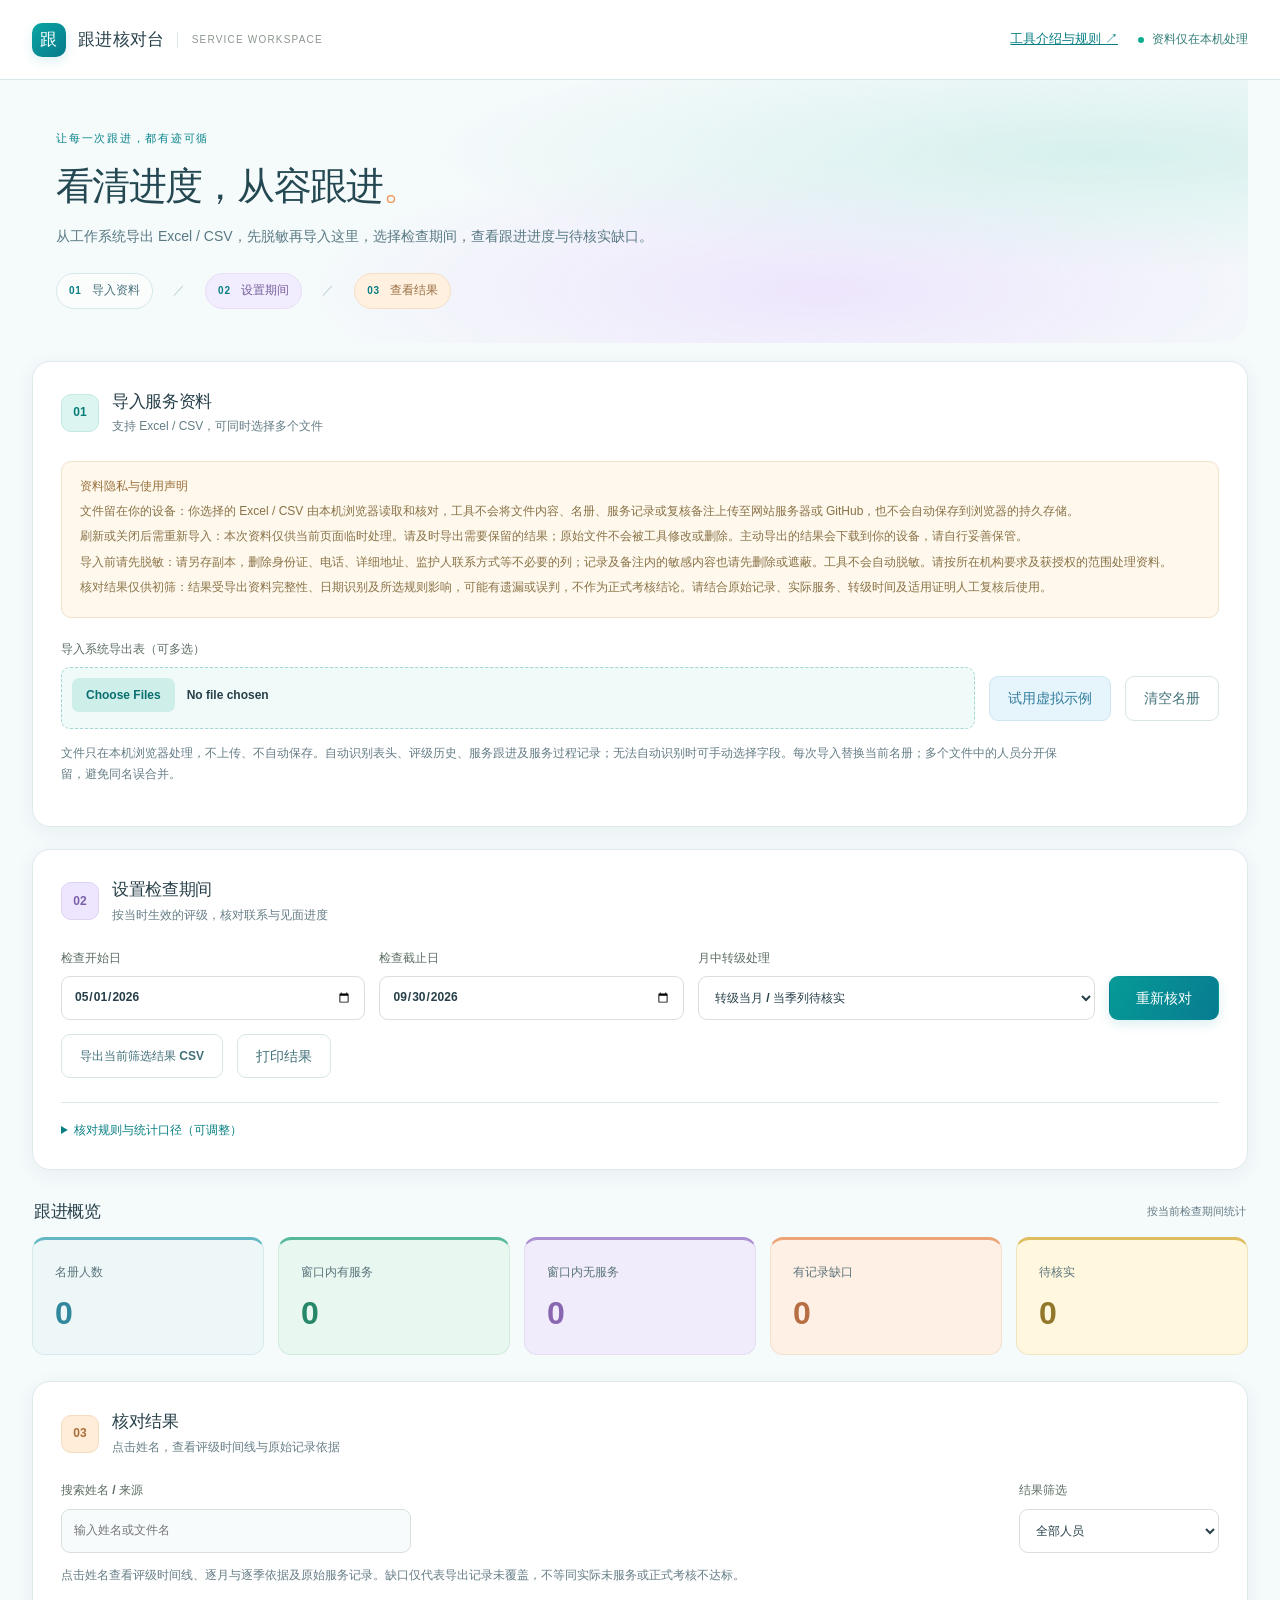
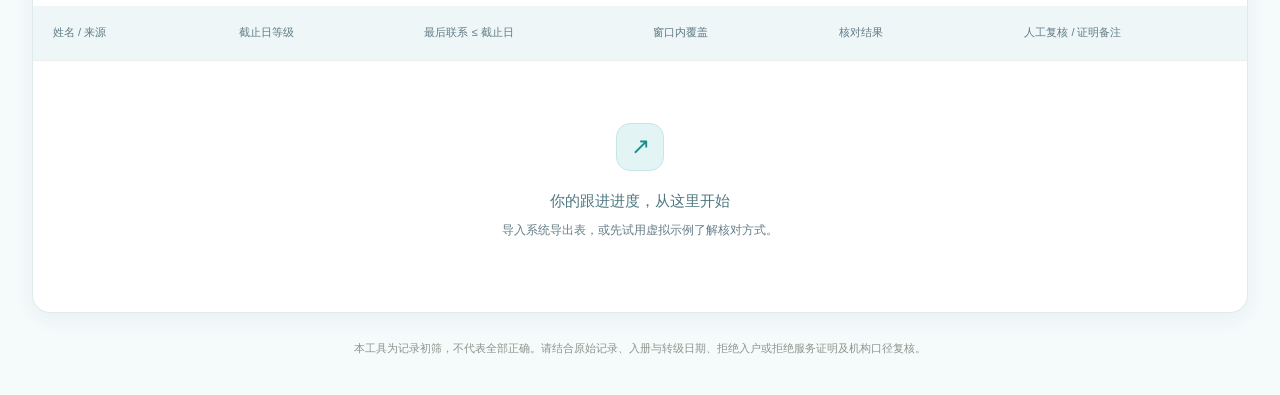
<file: index.html>
<!doctype html><html lang="zh-Hans"><meta charset="utf-8"><meta name="viewport" content="width=device-width,initial-scale=1"><title>跟进核对台</title><link rel="stylesheet" href="ui.css">
<nav class="topbar"><a class="brand" href="#"><span class="brand-mark">跟</span>跟进核对台<span class="brand-sub">SERVICE WORKSPACE</span></a><a href="guide.html" target="_blank" rel="noopener" style="font-size:13px;font-weight:600;margin-left:auto;margin-right:20px">工具介绍与规则 ↗</a><span class="local-badge"><i></i>资料仅在本机处理</span></nav><header><div class="eyebrow">让每一次跟进，都有迹可循</div><h1>看清进度，从容跟进<span>。</span></h1><p>从工作系统导出 Excel / CSV，先脱敏再导入这里，选择检查期间，查看跟进进度与待核实缺口。</p><div class="workflow"><span><b>01</b> 导入资料</span><em>／</em><span><b>02</b> 设置期间</span><em>／</em><span><b>03</b> 查看结果</span></div></header><main>
<section class="card controls import-card"><div class="section-heading"><span class="step">01</span><div><h2>导入服务资料</h2><p>支持 Excel / CSV，可同时选择多个文件</p></div></div><aside class="privacy" aria-label="资料隐私与使用声明"><strong>资料隐私与使用声明</strong><p><b>文件留在你的设备：</b>你选择的 Excel / CSV 由本机浏览器读取和核对，工具不会将文件内容、名册、服务记录或复核备注上传至网站服务器或 GitHub，也不会自动保存到浏览器的持久存储。</p><p><b>刷新或关闭后需重新导入：</b>本次资料仅供当前页面临时处理。请及时导出需要保留的结果；原始文件不会被工具修改或删除。主动导出的结果会下载到你的设备，请自行妥善保管。</p><p><b>导入前请先脱敏：</b>请另存副本，删除身份证、电话、详细地址、监护人联系方式等不必要的列；记录及备注内的敏感内容也请先删除或遮蔽。工具不会自动脱敏。请按所在机构要求及获授权的范围处理资料。</p><p><b>核对结果仅供初筛：</b>结果受导出资料完整性、日期识别及所选规则影响，可能有遗漏或误判，不作为正式考核结论。请结合原始记录、实际服务、转级时间及适用证明人工复核后使用。</p></aside><div class="row"><label>导入系统导出表（可多选）<input id="files" type="file" accept=".xlsx,.xls,.csv" multiple></label><button id="demo" class="secondary">试用虚拟示例</button><button id="clear" class="secondary">清空名册</button></div><p class="muted">文件只在本机浏览器处理，不上传、不自动保存。自动识别表头、评级历史、服务跟进及服务过程记录；无法自动识别时可手动选择字段。每次导入替换当前名册；多个文件中的人员分开保留，避免同名误合并。</p><div id="msg" class="muted" role="status" aria-live="polite"></div><button id="importReport" class="secondary" hidden>查看资料检查报告</button></section>
<section class="card controls period-card"><div class="section-heading"><span class="step">02</span><div><h2>设置检查期间</h2><p>按当时生效的评级，核对联系与见面进度</p></div></div><div class="row"><label>检查开始日<input type="date" id="start" value="2026-05-01"></label><label>检查截止日<input type="date" id="end" value="2026-09-30"></label><label>月中转级处理<select id="partial"><option value="review">转级当月 / 当季列待核实</option><option value="strict">从评级生效日起检查</option></select></label><button id="run">重新核对</button><button class="secondary" id="csv">导出当前筛选结果 CSV</button><button class="secondary" onclick="window.print()">打印结果</button></div>
<details><summary>核对规则与统计口径（可调整）</summary><p><a href="guide.html#frequency" target="_blank" rel="noopener">查看完整频率说明、规则依据与判读原则 ↗</a>（新页面打开，保留当前资料）</p><p class="muted">三级每月跟进、每季度至少见面一次；四级每季度跟进、每年至少一次见面（按你确认的统计口径）；五 / 六级每半年联系。电话可满足联系，不能算见面。只有实际有效服务才应计入，系统简表无法证明是否接通。</p><div class="row"><label>五 / 六级联系间隔（月）<input id="interval" type="number" min="1" max="24" value="6"></label><label>未知服务形式<select id="unknown"><option value="contact">计联系，见面待核实</option><option value="review">联系与见面均待核实</option></select></label></div><div id="types" class="row"></div><p class="muted">勾选的方式计为见面。个案默认不勾选：需确认是否面对面；社区服务按此前口径默认计为见面，可取消。活动 / 小组属于实际参加才计入。评级日期不当服务日期；更新时间不当服务日期。同日同方式合并只用于覆盖核对，不代表系统服务人次。</p><p class="muted">季度按自然季度（1—3 / 4—6 / 7—9 / 10—12月），不完整季度列待核实。截止日当天视为完整观察日；截止日尚未结束的月份 / 季度只提示进度。半年检查同时参考窗口记录及最近联系间隔；窗口不足半年时不凭零记录判超期。年度要求未到年末列待核实。</p><p class="muted">无初始评级不倒推，无入册日不假定为评级日。拒绝入户只用于人工复核，不自动豁免月度联系。工具不会把证明备注直接当作服务。</p></details></section>
<section class="overview"><div class="overview-heading"><h2>跟进概览</h2><span>按当前检查期间统计</span></div><div class="stats" id="stats"></div></section>
<section class="card results-card"><div class="section-heading"><span class="step">03</span><div><h2>核对结果</h2><p>点击姓名，查看评级时间线与原始记录依据</p></div></div><div class="row filters"><label>搜索姓名 / 来源<input id="search" placeholder="输入姓名或文件名"></label><label>结果筛选<select id="filter"><option value="all">全部人员</option><option value="issue">有缺口或待核实</option><option value="gap">有记录缺口</option><option value="none">窗口内无服务</option></select></label></div><p class="muted">点击姓名查看评级时间线、逐月与逐季依据及原始服务记录。缺口仅代表导出记录未覆盖，不等同实际未服务或正式考核不达标。</p><div class="scroll"><table><thead><tr><th>姓名 / 来源</th><th>截止日等级</th><th>最后联系 ≤ 截止日</th><th>窗口内覆盖</th><th>核对结果</th><th>人工复核 / 证明备注</th></tr></thead><tbody id="body"></tbody></table><div id="empty" class="empty"><div class="empty-icon">↗</div><h3>你的跟进进度，从这里开始</h3><p>导入系统导出表，或先试用虚拟示例了解核对方式。</p></div></div></section><footer>本工具为记录初筛，不代表全部正确。请结合原始记录、入册与转级日期、拒绝入户或拒绝服务证明及机构口径复核。</footer></main><dialog id="detail"></dialog>
<script src="xlsx.min.js"></script><script src="core.js"></script></html>
</file>
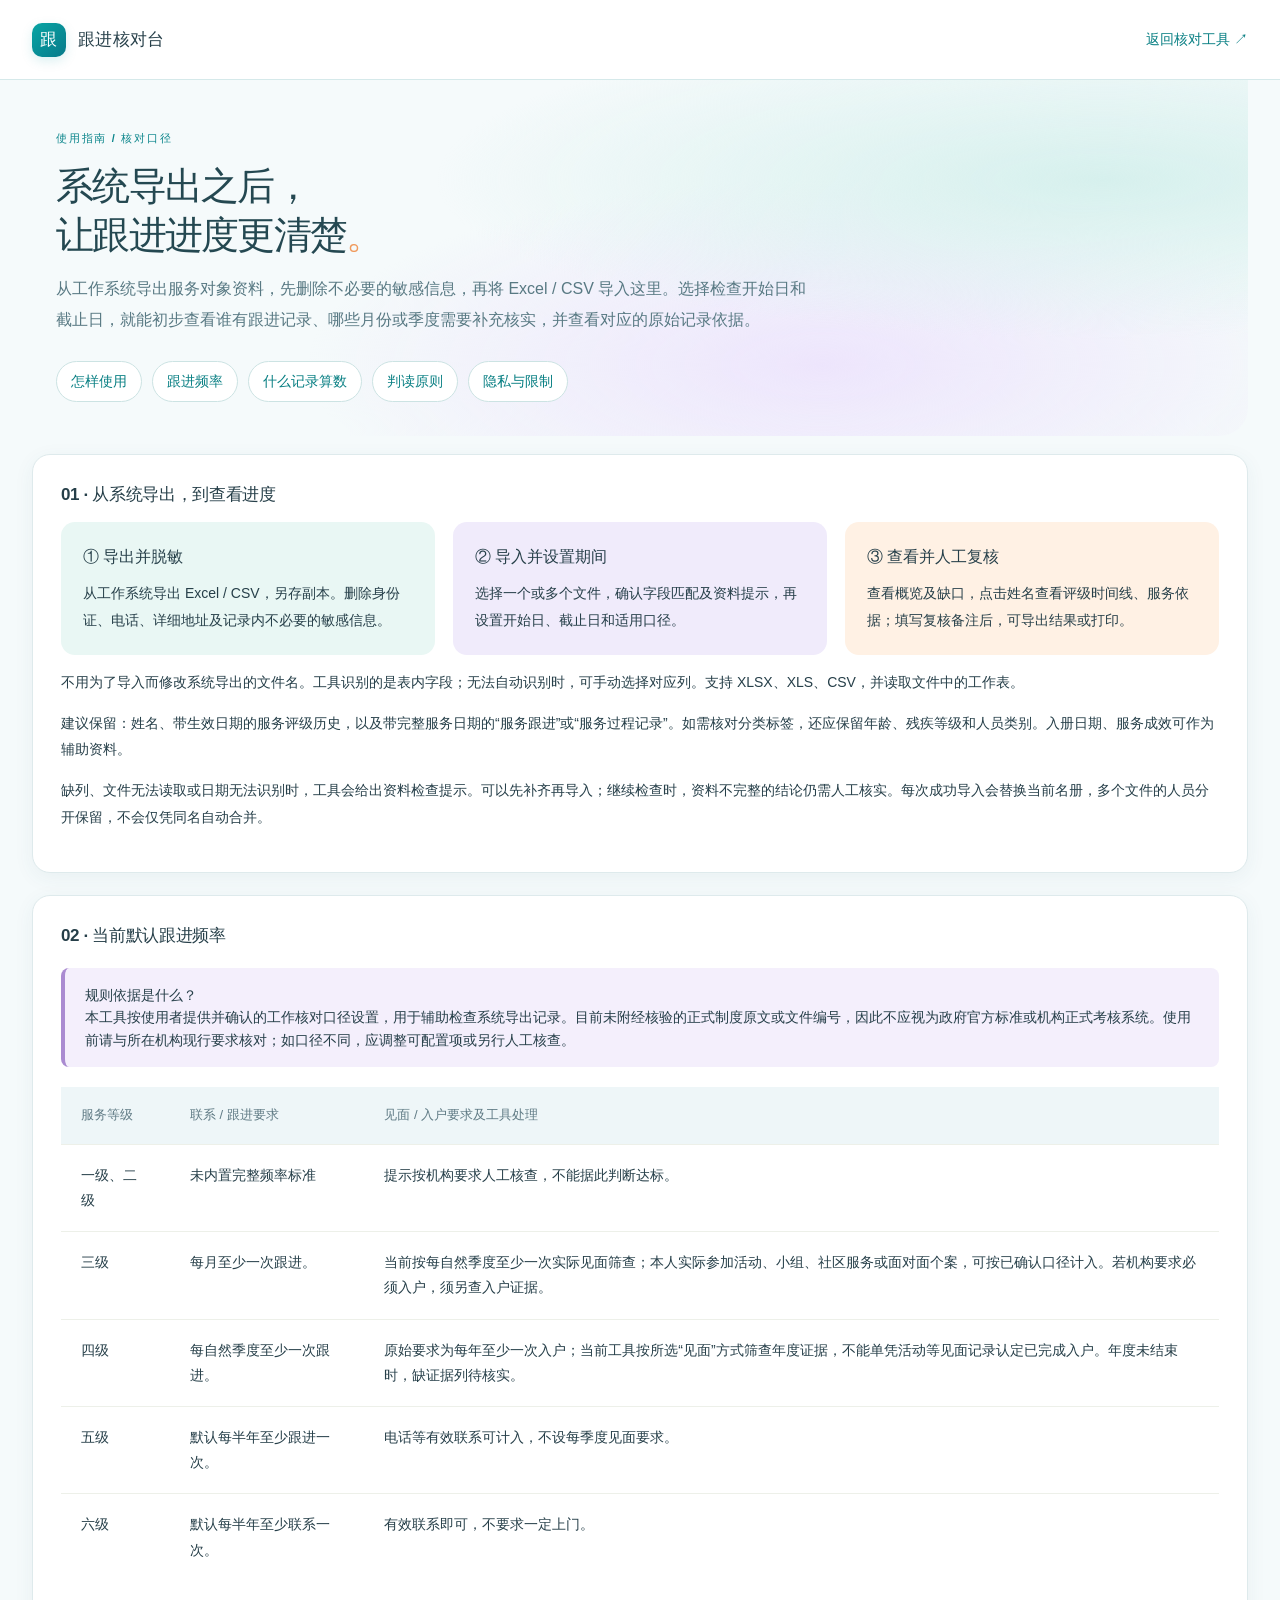
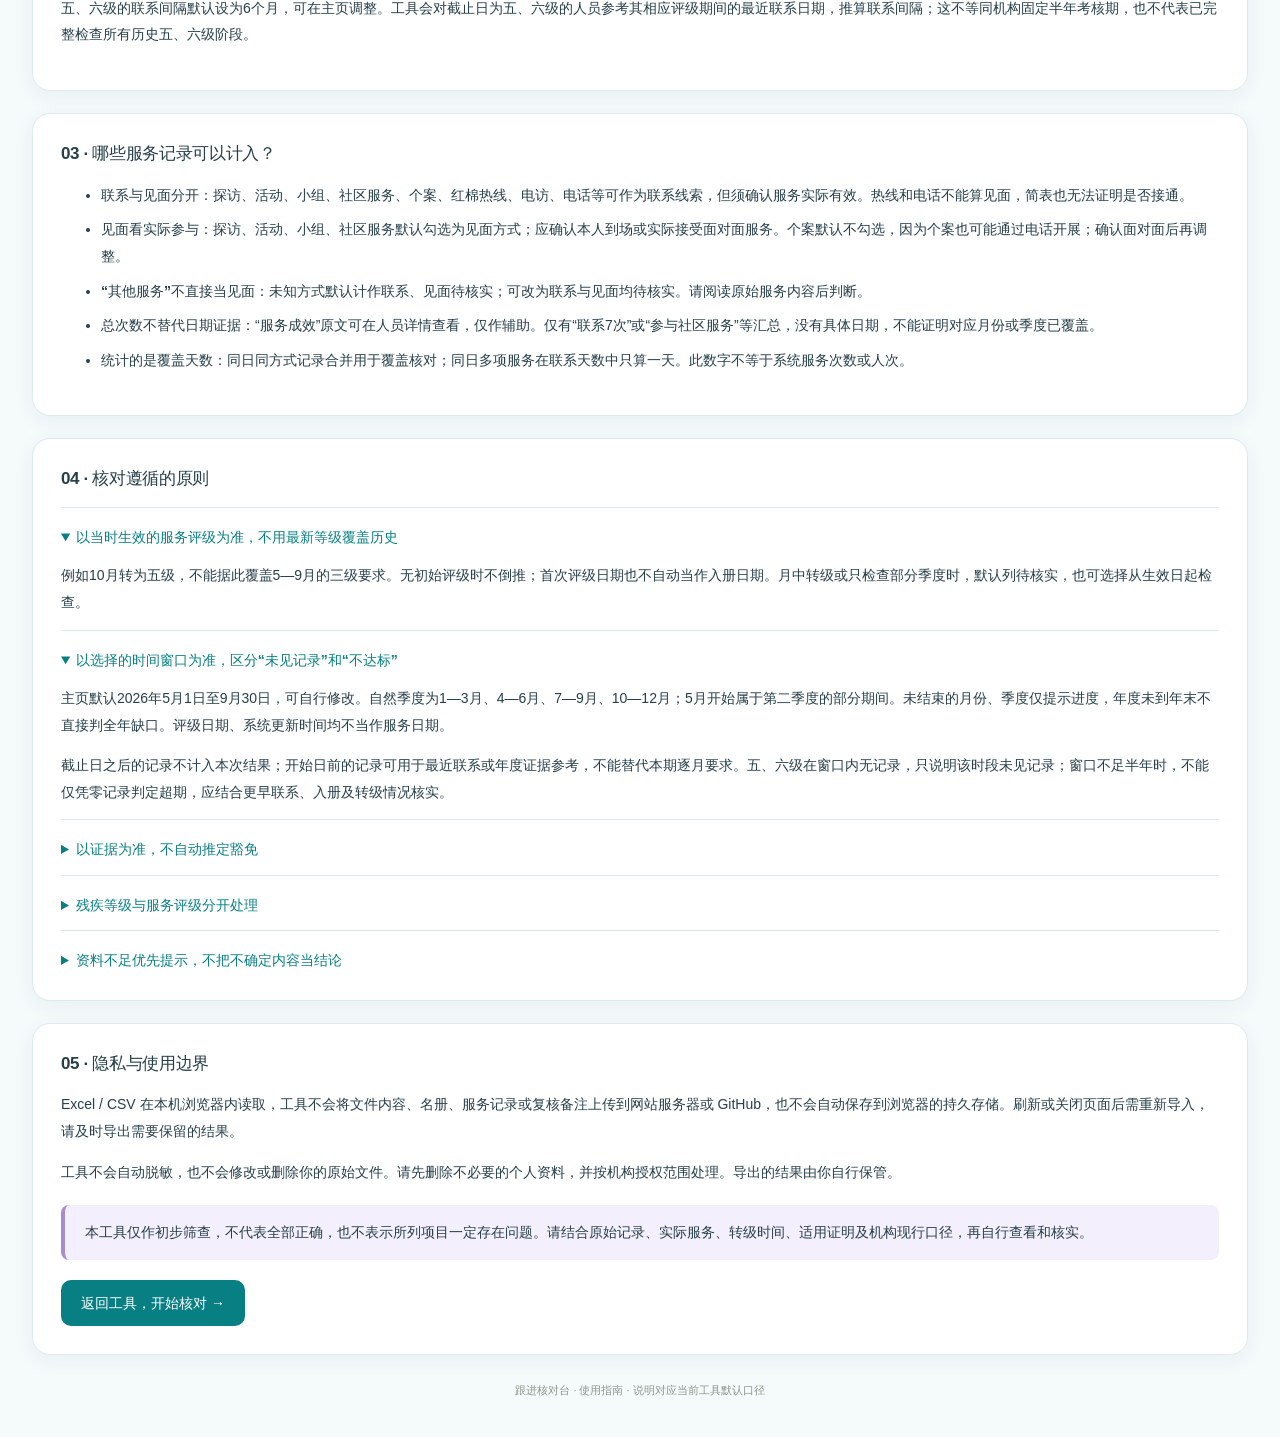
<file: guide.html>
<!doctype html>
<html lang="zh-Hans"><head><meta charset="utf-8"><meta name="viewport" content="width=device-width,initial-scale=1"><title>工具介绍与核对规则 · 跟进核对台</title><link rel="stylesheet" href="ui.css"><style>
.guide-nav{display:flex;gap:16px;align-items:center}.guide-nav a{font-weight:600;text-decoration:none}.guide-lead{max-width:760px;font-size:16px;line-height:1.9}.guide-grid{display:grid;grid-template-columns:repeat(3,1fr);gap:18px}.guide-grid article{padding:22px;border-radius:14px;background:#e9f7f4}.guide-grid article:nth-child(2){background:#f0ebfb}.guide-grid article:nth-child(3){background:#fff1e4}.guide-grid h3{margin:0 0 10px;font-size:16px}.guide-grid p{margin:0}.guide-card h2{margin-bottom:16px}.guide-card p,.guide-card li{line-height:1.9}.guide-table{overflow:auto}.guide-table th{position:static;font-size:13px}.guide-table td{font-size:14px;min-width:140px}.guide-table td:first-child{min-width:80px;font-weight:700}.guide-note{padding:16px 20px;border-left:4px solid #aa8bd1;background:#f4effc;border-radius:8px;margin:20px 0}.guide-links{display:flex;gap:10px;flex-wrap:wrap;margin-top:24px}.guide-links a{padding:8px 14px;border:1px solid #cce3e3;border-radius:24px;text-decoration:none;background:white}.guide-card{scroll-margin-top:24px}.guide-card li+li{margin-top:8px}.guide-foot{display:inline-block;padding:12px 20px;background:#087f83;color:white;text-decoration:none;border-radius:10px}.guide-card details{margin-top:14px}.guide-card summary{font-size:14px} @media(max-width:760px){.guide-grid{grid-template-columns:1fr}.guide-lead{font-size:14px}.guide-nav{gap:8px}.guide-nav a{font-size:12px}.guide-table td{font-size:13px}.guide-table th,.guide-table td{padding:12px}.topbar .brand{font-size:13px}.guide-card ul,.guide-card ol{padding-left:22px}} @media print{.guide-links,.guide-foot{display:none}}
</style></head><body>
<nav class="topbar"><a class="brand" href="index.html"><span class="brand-mark">跟</span>跟进核对台</a><div class="guide-nav"><a href="index.html">返回核对工具 ↗</a></div></nav>
<header><div class="eyebrow">使用指南 / 核对口径</div><h1>系统导出之后，<br>让跟进进度更清楚<span>。</span></h1><p class="guide-lead">从工作系统导出服务对象资料，先删除不必要的敏感信息，再将 Excel / CSV 导入这里。选择检查开始日和截止日，就能初步查看谁有跟进记录、哪些月份或季度需要补充核实，并查看对应的原始记录依据。</p><div class="guide-links"><a href="#start-guide">怎样使用</a><a href="#frequency">跟进频率</a><a href="#evidence">什么记录算数</a><a href="#principles">判读原则</a><a href="#privacy-guide">隐私与限制</a></div></header>
<main>
<section class="card guide-card" id="start-guide"><h2>01 · 从系统导出，到查看进度</h2><div class="guide-grid"><article><h3>① 导出并脱敏</h3><p>从工作系统导出 Excel / CSV，另存副本。删除身份证、电话、详细地址及记录内不必要的敏感信息。</p></article><article><h3>② 导入并设置期间</h3><p>选择一个或多个文件，确认字段匹配及资料提示，再设置开始日、截止日和适用口径。</p></article><article><h3>③ 查看并人工复核</h3><p>查看概览及缺口，点击姓名查看评级时间线、服务依据；填写复核备注后，可导出结果或打印。</p></article></div>
<p><b>不用为了导入而修改系统导出的文件名。</b>工具识别的是表内字段；无法自动识别时，可手动选择对应列。支持 XLSX、XLS、CSV，并读取文件中的工作表。</p><p><b>建议保留：</b>姓名、带生效日期的服务评级历史，以及带完整服务日期的“服务跟进”或“服务过程记录”。如需核对分类标签，还应保留年龄、残疾等级和人员类别。入册日期、服务成效可作为辅助资料。</p><p>缺列、文件无法读取或日期无法识别时，工具会给出资料检查提示。可以先补齐再导入；继续检查时，资料不完整的结论仍需人工核实。每次成功导入会替换当前名册，多个文件的人员分开保留，不会仅凭同名自动合并。</p></section>
<section class="card guide-card" id="frequency"><h2>02 · 当前默认跟进频率</h2><div class="guide-note"><b>规则依据是什么？</b><br>本工具按使用者提供并确认的工作核对口径设置，用于辅助检查系统导出记录。目前未附经核验的正式制度原文或文件编号，因此不应视为政府官方标准或机构正式考核系统。使用前请与所在机构现行要求核对；如口径不同，应调整可配置项或另行人工核查。</div>
<div class="guide-table"><table><thead><tr><th>服务等级</th><th>联系 / 跟进要求</th><th>见面 / 入户要求及工具处理</th></tr></thead><tbody>
<tr><td>一级、二级</td><td>未内置完整频率标准</td><td>提示按机构要求人工核查，不能据此判断达标。</td></tr>
<tr><td>三级</td><td>每月至少一次跟进。</td><td>当前按每自然季度至少一次实际见面筛查；本人实际参加活动、小组、社区服务或面对面个案，可按已确认口径计入。若机构要求必须入户，须另查入户证据。</td></tr>
<tr><td>四级</td><td>每自然季度至少一次跟进。</td><td>原始要求为每年至少一次入户；当前工具按所选“见面”方式筛查年度证据，不能单凭活动等见面记录认定已完成入户。年度未结束时，缺证据列待核实。</td></tr>
<tr><td>五级</td><td>默认每半年至少跟进一次。</td><td>电话等有效联系可计入，不设每季度见面要求。</td></tr>
<tr><td>六级</td><td>默认每半年至少联系一次。</td><td>有效联系即可，不要求一定上门。</td></tr>
</tbody></table></div>
<p>五、六级的联系间隔默认设为6个月，可在主页调整。工具会对截止日为五、六级的人员参考其相应评级期间的最近联系日期，推算联系间隔；这不等同机构固定半年考核期，也不代表已完整检查所有历史五、六级阶段。</p></section>
<section class="card guide-card" id="evidence"><h2>03 · 哪些服务记录可以计入？</h2><ul>
<li><b>联系与见面分开：</b>探访、活动、小组、社区服务、个案、红棉热线、电访、电话等可作为联系线索，但须确认服务实际有效。热线和电话不能算见面，简表也无法证明是否接通。</li>
<li><b>见面看实际参与：</b>探访、活动、小组、社区服务默认勾选为见面方式；应确认本人到场或实际接受面对面服务。个案默认不勾选，因为个案也可能通过电话开展；确认面对面后再调整。</li>
<li><b>“其他服务”不直接当见面：</b>未知方式默认计作联系、见面待核实；可改为联系与见面均待核实。请阅读原始服务内容后判断。</li>
<li><b>总次数不替代日期证据：</b>“服务成效”原文可在人员详情查看，仅作辅助。仅有“联系7次”或“参与社区服务”等汇总，没有具体日期，不能证明对应月份或季度已覆盖。</li>
<li><b>统计的是覆盖天数：</b>同日同方式记录合并用于覆盖核对；同日多项服务在联系天数中只算一天。此数字不等于系统服务次数或人次。</li>
</ul></section>
<section class="card guide-card" id="principles"><h2>04 · 核对遵循的原则</h2>
<details open><summary>以当时生效的服务评级为准，不用最新等级覆盖历史</summary><p>例如10月转为五级，不能据此覆盖5—9月的三级要求。无初始评级时不倒推；首次评级日期也不自动当作入册日期。月中转级或只检查部分季度时，默认列待核实，也可选择从生效日起检查。</p></details>
<details open><summary>以选择的时间窗口为准，区分“未见记录”和“不达标”</summary><p>主页默认2026年5月1日至9月30日，可自行修改。自然季度为1—3月、4—6月、7—9月、10—12月；5月开始属于第二季度的部分期间。未结束的月份、季度仅提示进度，年度未到年末不直接判全年缺口。评级日期、系统更新时间均不当作服务日期。</p><p>截止日之后的记录不计入本次结果；开始日前的记录可用于最近联系或年度证据参考，不能替代本期逐月要求。五、六级在窗口内无记录，只说明该时段未见记录；窗口不足半年时，不能仅凭零记录判定超期，应结合更早联系、入册及转级情况核实。</p></details>
<details><summary>以证据为准，不自动推定豁免</summary><p>拒绝入户、拒绝服务、住院、居住外区或暂停服务等，需核查证明的日期、覆盖范围及机构认可情况。仅拒绝入户，不自动豁免电话联系。备注不作为服务记录，工具也不会自动把有证明的项目判为合格。</p></details>
<details><summary>残疾等级与服务评级分开处理</summary><p>残疾等级一至四级不等于服务评级一至六级。当前分类提示按年满60岁且一级或二级残疾核查“重残老年人”标签；具体年龄、等级文字及系统分类仍需人工确认。标签问题不代表服务评级一定错误，也不会自动将五、六级改为三级。</p></details>
<details><summary>资料不足优先提示，不把不确定内容当结论</summary><p>缺少带日期评级、服务日期无法识别等，会提示“资料不足”或“待核实”。“记录缺口”表示导出记录未覆盖相应要求；“已见所需记录”也仅代表当前规则下已识别到证据，不是正式考核通过。</p></details></section>
<section class="card guide-card" id="privacy-guide"><h2>05 · 隐私与使用边界</h2><p>Excel / CSV 在本机浏览器内读取，工具不会将文件内容、名册、服务记录或复核备注上传到网站服务器或 GitHub，也不会自动保存到浏览器的持久存储。刷新或关闭页面后需重新导入，请及时导出需要保留的结果。</p><p>工具不会自动脱敏，也不会修改或删除你的原始文件。请先删除不必要的个人资料，并按机构授权范围处理。导出的结果由你自行保管。</p><div class="guide-note">本工具仅作初步筛查，不代表全部正确，也不表示所列项目一定存在问题。请结合原始记录、实际服务、转级时间、适用证明及机构现行口径，再自行查看和核实。</div><a class="guide-foot" href="index.html">返回工具，开始核对 →</a></section><footer>跟进核对台 · 使用指南 · 说明对应当前工具默认口径</footer></main></body></html>
</file>
<file: ui.css>
:root{--ink:#223932;--muted:#718078;--green:#2e6755;--line:#e1e6df;--paper:#fff;--bg:#f5f6f2;--radius:18px;font-family:Inter,-apple-system,BlinkMacSystemFont,"PingFang SC","Microsoft YaHei",sans-serif;color:var(--ink);background:var(--bg);font-synthesis:none}*{box-sizing:border-box}body{margin:0;font-size:14px;line-height:1.6}a{color:var(--green)}button,input,select,textarea{font:inherit}button,a,input,select,textarea,summary{touch-action:manipulation}button,input,select,textarea{border-radius:9px}button{border:1px solid transparent;min-height:44px;padding:10px 18px;background:var(--green);color:#fff;font-weight:600;cursor:pointer;transition:background .15s,box-shadow .15s}button:hover{background:#24513f;box-shadow:0 3px 9px #234a321a}button.secondary{border-color:var(--line);background:#fff;color:var(--ink)}button.secondary:hover{background:#f0f4ef}button:focus-visible,input:focus-visible,select:focus-visible,textarea:focus-visible,summary:focus-visible,a:focus-visible{outline:3px solid #a8c6b5;outline-offset:3px}input,select,textarea{min-height:44px;border:1px solid #d9e0d7;background:#fff;color:var(--ink);padding:10px 12px;max-width:100%}input[type=checkbox]{min-height:auto;width:17px;height:17px;accent-color:var(--green)}input[type=file]{background:#f6f8f4;border-style:dashed;width:100%;min-height:62px;padding:10px}input::file-selector-button{border:0;border-radius:7px;padding:10px 14px;background:#e1ece3;color:var(--green);margin-right:12px;cursor:pointer;font-weight:600}textarea{width:100%;min-height:76px;resize:vertical;margin-top:8px}label{display:flex;flex-direction:column;gap:8px;font-size:12px;font-weight:600;color:#5c6e63;min-width:0}.topbar{height:80px;padding:0 max(32px,calc((100vw - 1280px)/2));display:flex;justify-content:space-between;align-items:center;border-bottom:1px solid var(--line);background:#fff}.brand{text-decoration:none;color:var(--ink);font-size:17px;font-weight:700;display:flex;gap:12px;align-items:center;letter-spacing:.02em}.brand-mark{width:34px;height:34px;background:var(--green);color:white;display:grid;place-items:center;border-radius:10px;font-size:17px}.brand-sub{font-size:10px;color:#8b958c;letter-spacing:.12em;border-left:1px solid var(--line);padding-left:14px;font-weight:500}.local-badge{display:flex;align-items:center;gap:8px;color:#6b7c70;font-size:12px}.local-badge i{width:6px;height:6px;background:#5e9974;border-radius:50%}header{max-width:1280px;margin:auto;padding:50px 0 34px}.eyebrow{color:var(--green);font-size:11px;letter-spacing:.16em;font-weight:600;margin-bottom:14px}h1{font-size:38px;font-weight:650;letter-spacing:-.045em;line-height:1.3;margin:0}h1 span{color:#7d9a69}header p{color:var(--muted);margin:14px 0 26px}.workflow{display:flex;align-items:center;gap:20px;color:#7c877d;font-size:12px}.workflow b{font-size:10px;color:var(--green);margin-right:7px;letter-spacing:.08em}.workflow em{color:#c2c9bd;font-style:normal}main{max-width:1280px;margin:auto;padding-bottom:32px}.card{background:var(--paper);border:1px solid var(--line);border-radius:var(--radius);padding:28px;margin-bottom:22px;box-shadow:0 3px 10px #253b2410}.section-heading{display:flex;gap:13px;align-items:center;margin-bottom:24px}.step{background:#eef3e9;border:1px solid #dce6d4;color:var(--green);border-radius:10px;width:38px;height:38px;display:grid;place-items:center;font-size:12px;font-weight:600;flex-shrink:0}h2{font-size:17px;line-height:1.4;margin:0;font-weight:650;letter-spacing:-.02em}.section-heading p{font-size:12px;color:var(--muted);margin:4px 0 0}.privacy{background:#faf8f0!important;border:1px solid #eee8d7!important;border-radius:10px!important;color:#81754e;padding:14px 18px!important;margin-bottom:22px!important;font-size:12px!important;line-height:1.7!important}.privacy strong{font-weight:600;color:#756437}.privacy p{margin:5px 0!important;font-size:12px!important}.row{display:flex;flex-wrap:wrap;gap:14px;align-items:flex-end}.import-card>.row>label{flex:1;min-width:300px}.import-card>.row>button{margin-bottom:8px}.muted{font-size:12px;color:var(--muted);line-height:1.8}.import-card>.muted{max-width:1000px;margin:14px 0 0}.period-card>.row>label{flex:1;min-width:160px}.period-card>.row>button{flex-shrink:0}#run{min-width:110px}#csv{font-size:12px}details{border-top:1px solid var(--line);margin-top:24px;padding-top:18px}summary{font-size:12px;color:var(--green);cursor:pointer;font-weight:600}details .row{margin:18px 0}#types{gap:10px}#types label{background:#f5f7f1;padding:8px 12px;border-radius:7px;color:#5d7162;font-weight:500}.overview{margin:30px 0 26px}.overview-heading{display:flex;justify-content:space-between;align-items:center;margin:0 2px 14px}.overview-heading span{font-size:11px;color:var(--muted)}.stats{display:grid;grid-template-columns:repeat(5,minmax(0,1fr));gap:14px}.stat{padding:20px 22px;border:1px solid var(--line);background:white;border-radius:13px;position:relative}.stat span{font-size:12px;color:var(--muted)}.stat b{display:block;font-size:32px;line-height:1.3;margin-top:10px;letter-spacing:-.04em;font-weight:600;font-variant-numeric:tabular-nums}.stat:nth-child(2){background:#eaf1e8;border-color:#d5e1d0}.stat:nth-child(4) b{color:#b57455}.stat:nth-child(5) b{color:#9c8a49}.results-card{padding:28px 0 0;overflow:hidden}.results-card>.section-heading,.results-card>.row,.results-card>.muted{margin-left:28px;margin-right:28px}.filters{justify-content:space-between;gap:16px}.filters label:first-child{width:350px}.filters label:last-child{width:200px}.filters input{background:#fafbf8}.scroll{overflow:auto;max-height:720px;margin-top:20px}table{border-collapse:collapse;width:100%;font-size:12px;text-align:left}th,td{padding:18px 20px;border-bottom:1px solid #edf0e9;vertical-align:top;min-width:105px}th{position:sticky;top:0;background:#f7f8f4;color:#7b877d;font-size:11px;font-weight:500;z-index:1;white-space:nowrap}td{line-height:1.8}tbody tr:last-child td{border-bottom:0}tbody tr:hover{background:#fafbf8}td:first-child button{padding:0;min-height:32px;border:none!important;background:transparent!important;color:var(--green)!important;font-size:14px;box-shadow:none!important}td:first-child button:hover{text-decoration:underline}td:first-child .small{max-width:160px;overflow-wrap:anywhere}td:nth-child(5){min-width:235px}td:last-child{min-width:235px}td select{width:100%;font-size:11px}td textarea{font-size:11px}.tag{display:inline-block;border-radius:5px;padding:3px 8px;font-size:10px;color:#4e7959;background:#edf4e9;white-space:nowrap}.warn{background:#f6eed8;color:#9b7c30}.bad{background:#fae9e0;color:#ac6044}.small{font-size:11px}.months{white-space:nowrap}.empty{text-align:center;padding:62px 20px 72px;color:var(--muted)}.empty-icon{display:grid;place-items:center;width:48px;height:48px;background:#eef3e9;border:1px solid #dfe8d7;color:#658560;font-size:23px;border-radius:14px;margin:0 auto 18px}.empty h3{font-size:15px;font-weight:500;color:#5a6f5d;margin:0}.empty p{font-size:12px;margin:8px 0 0}footer{font-size:11px;color:#8b968c;padding:4px 16px;line-height:1.8;text-align:center}dialog{border:1px solid var(--line);border-radius:18px;width:min(900px,92vw);max-height:88vh;padding:28px;box-shadow:0 20px 80px #1a342233;color:var(--ink);overflow:auto}dialog::backdrop{background:#203b3255;backdrop-filter:blur(4px)}dialog h3{font-size:14px;margin-top:24px}dialog table th{position:static}#msg{white-space:pre-wrap;margin-top:12px;color:var(--green)}[hidden]{display:none!important}
@media(min-width:1450px){header,main{max-width:1320px}.topbar{padding-left:calc((100vw - 1320px)/2);padding-right:calc((100vw - 1320px)/2)}}
@media(max-width:1360px){header,main{margin-left:32px;margin-right:32px}.period-card>.row>label{flex-basis:22%}.period-card>.row>label:nth-child(3){flex-basis:30%}}
@media(max-width:760px){.topbar{height:66px;padding:0 20px}.brand-sub{display:none}.brand{font-size:15px}.local-badge{font-size:10px;gap:5px}header{padding:32px 0 26px}header,main{margin-left:18px;margin-right:18px}h1{font-size:29px}.eyebrow{font-size:10px}header p{font-size:12px;max-width:300px}.workflow{gap:11px;font-size:10px}.card{padding:20px;border-radius:14px;margin-bottom:16px}.section-heading{margin-bottom:18px}.section-heading p{font-size:11px}h2{font-size:16px}.privacy{padding:12px!important}.import-card>.row>label{min-width:100%;flex-basis:100%}.import-card>.row>button{flex:1;margin:0}.row{gap:12px}.period-card>.row>label{min-width:0;flex-basis:calc(50% - 6px)}.period-card>.row>label:nth-child(3){flex-basis:100%}.period-card>.row>button{flex:1}#run{flex-basis:100%}#csv{padding-left:8px;padding-right:8px}.overview{margin-top:24px}.stats{grid-template-columns:repeat(2,minmax(0,1fr));gap:10px}.stat{padding:16px}.stat:first-child{grid-column:1/-1;display:flex;align-items:center;justify-content:space-between}.stat:first-child b{margin:0}.stat b{font-size:28px}.overview-heading span{font-size:10px}.results-card{padding:20px 0 0}.results-card>.section-heading,.results-card>.row,.results-card>.muted{margin-left:20px;margin-right:20px}.filters label:first-child,.filters label:last-child{width:100%}.scroll{max-height:none;overflow:visible;padding:0 14px 14px}#body{display:block}table:has(#body){display:block}table:has(#body)>thead{display:none}#body tr{display:grid;grid-template-columns:1fr 1fr;background:#fff;border:1px solid var(--line);border-radius:12px;margin-bottom:12px;overflow:hidden}#body td{display:block;min-width:0!important;padding:12px 14px;border:0;overflow-wrap:anywhere}#body td::before{display:block;font-size:10px;color:var(--muted);margin-bottom:5px}#body td:nth-child(1)::before{content:'姓名 / 来源'}#body td:nth-child(2)::before{content:'截止日等级'}#body td:nth-child(3)::before{content:'最后联系'}#body td:nth-child(4)::before{content:'窗口内覆盖'}#body td:nth-child(5)::before{content:'核对结果'}#body td:nth-child(6)::before{content:'人工复核 / 证明备注'}#body td:nth-child(5),#body td:nth-child(6){grid-column:1/-1;border-top:1px solid #edf0e9}#body td:first-child .small{max-width:none}dialog{padding:20px;width:94vw}dialog table{display:block;overflow:auto}dialog .row label{width:100%}.empty{padding:38px 8px 45px}footer{padding:4px 0;text-align:left}}
@media(prefers-reduced-motion:reduce){*{transition:none!important}}
@media print{.topbar,header,.controls,button,.filters{display:none!important}body{background:#fff}main{margin:0;max-width:none}.card{box-shadow:none}.scroll{max-height:none;overflow:visible}.stats{grid-template-columns:repeat(5,1fr)}th{position:static}#body{display:table-row-group}#body tr{display:table-row}#body td{display:table-cell}#body td::before{display:none}table:has(#body){display:table}table:has(#body)>thead{display:table-header-group}}
.report-list{max-height:50vh;overflow:auto;border:1px solid var(--line);border-radius:10px;margin:20px 0}.report-item{padding:14px 16px;border-bottom:1px solid var(--line)}.report-item:last-child{border:0}.report-item strong{font-size:12px;overflow-wrap:anywhere}.report-item p{font-size:12px;color:var(--muted);margin:5px 0 0}.report-actions{display:flex;gap:12px;flex-wrap:wrap}.import-report h2{font-size:21px}#importReport{margin-top:12px;font-size:12px}.import-report .eyebrow{margin-top:0}@media(max-width:760px){.report-actions button{width:100%}}

/* Fresh palette: teal, apricot, lavender and sky */
:root{--ink:#263f49;--muted:#657d86;--green:#087f83;--line:#dce9eb;--bg:#f5fafb}
.topbar{border-bottom-color:#d5e9ea}.brand-mark{background:linear-gradient(135deg,#08a5a4,#087a8a);box-shadow:0 4px 12px #08969c25}.local-badge{color:#337e78}.local-badge i{background:#11ad91}
header{position:relative;background:radial-gradient(ellipse at 88% 28%,#d6f0ed 0,transparent 44%),radial-gradient(ellipse at 65% 80%,#ede5fc 0,transparent 46%);border-radius:0 0 28px 28px;padding-left:24px;padding-right:24px;margin-bottom:18px}
.eyebrow{color:#0a858b}h1{color:#244851}h1 span{color:#f09b5e}header p{color:#587983}
.workflow span{background:#fff9;border:1px solid #d5e9e9;padding:7px 12px;border-radius:22px;color:#48727a}.workflow span:nth-of-type(2){background:#f2ecff;border-color:#e6ddf7;color:#76609a}.workflow span:nth-of-type(3){background:#fff0df;border-color:#f5dfc5;color:#987044}.workflow em{color:#aac8c9}
.card{border-color:#deeaec;box-shadow:0 5px 20px #285d6810}.step{background:#ddf5f1;border-color:#c3e9e3;color:#087d78}.period-card .step{background:#eee6ff;border-color:#dfd3f4;color:#7960a6}.results-card .step{background:#ffedda;border-color:#f5ddbf;color:#aa6d37}
button{background:#087f83}button:hover{background:#06676e;box-shadow:0 4px 12px #087f8326}button.secondary{color:#42717a;border-color:#d8e6e8}button.secondary:hover{background:#eaf7f6;border-color:#b8dcda}
#demo{background:#e6f5fb;border-color:#cee7f3;color:#317c9d}#run{background:linear-gradient(120deg,#069b96,#087b91);box-shadow:0 4px 12px #088d9a25}#run:hover{background:#087b91}input[type=file]{background:#f0fbf9;border-color:#9fd6d0}input::file-selector-button{background:#ceeeea;color:#096f70}
.privacy{background:#fff8ec!important;border-color:#f0e1c8!important;color:#897348}.privacy strong{color:#98703b}
.stat{border-top:3px solid #7fbbb9;background:#fff}.stat:nth-child(1){background:#eef7f8;border-color:#d7e9ed;border-top-color:#64b8c5}.stat:nth-child(2){background:#e8f7f0;border-color:#d1ebdf;border-top-color:#56b99a}.stat:nth-child(3){background:#f0ecfb;border-color:#e4ddf3;border-top-color:#ac91d2}.stat:nth-child(4){background:#fff0e5;border-color:#f4dfcf;border-top-color:#eda477}.stat:nth-child(5){background:#fff8df;border-color:#eee5bf;border-top-color:#ddbd5d}
.stat:nth-child(1) b{color:#31879b}.stat:nth-child(2) b{color:#268868}.stat:nth-child(3) b{color:#8867b0}.stat:nth-child(4) b{color:#b66e42}.stat:nth-child(5) b{color:#92772b}.stat span{color:#5c747c}
th{background:#eef6f8;color:#607b85}.filters input{background:#f7fbfc}#types label{background:#eaf6f4;color:#3c7d76}.tag{background:#e1f3e9;color:#2c7a58}.tag.warn{background:#fff0c6;color:#947023}.tag.bad{background:#ffe7df;color:#b85e43}.empty-icon{background:#e2f5f4;border-color:#c7e6e3;color:#198d8b}.empty h3{color:#4c7780}
@media(max-width:760px){header{padding-left:12px;padding-right:12px}.workflow{gap:6px;flex-wrap:wrap}.workflow span{padding:6px 8px}.workflow em{display:none}}
@media print{header{background:none}.stat{background:white!important}}

@media(max-width:760px){.topbar:has(a[href="guide.html"]) .local-badge{display:none}.topbar a[href="guide.html"]{margin-right:0!important;font-size:12px!important;white-space:nowrap}.topbar:has(a[href="guide.html"]){gap:12px}.topbar:has(a[href="guide.html"]) .brand{gap:8px;font-size:13px}}
</file>
